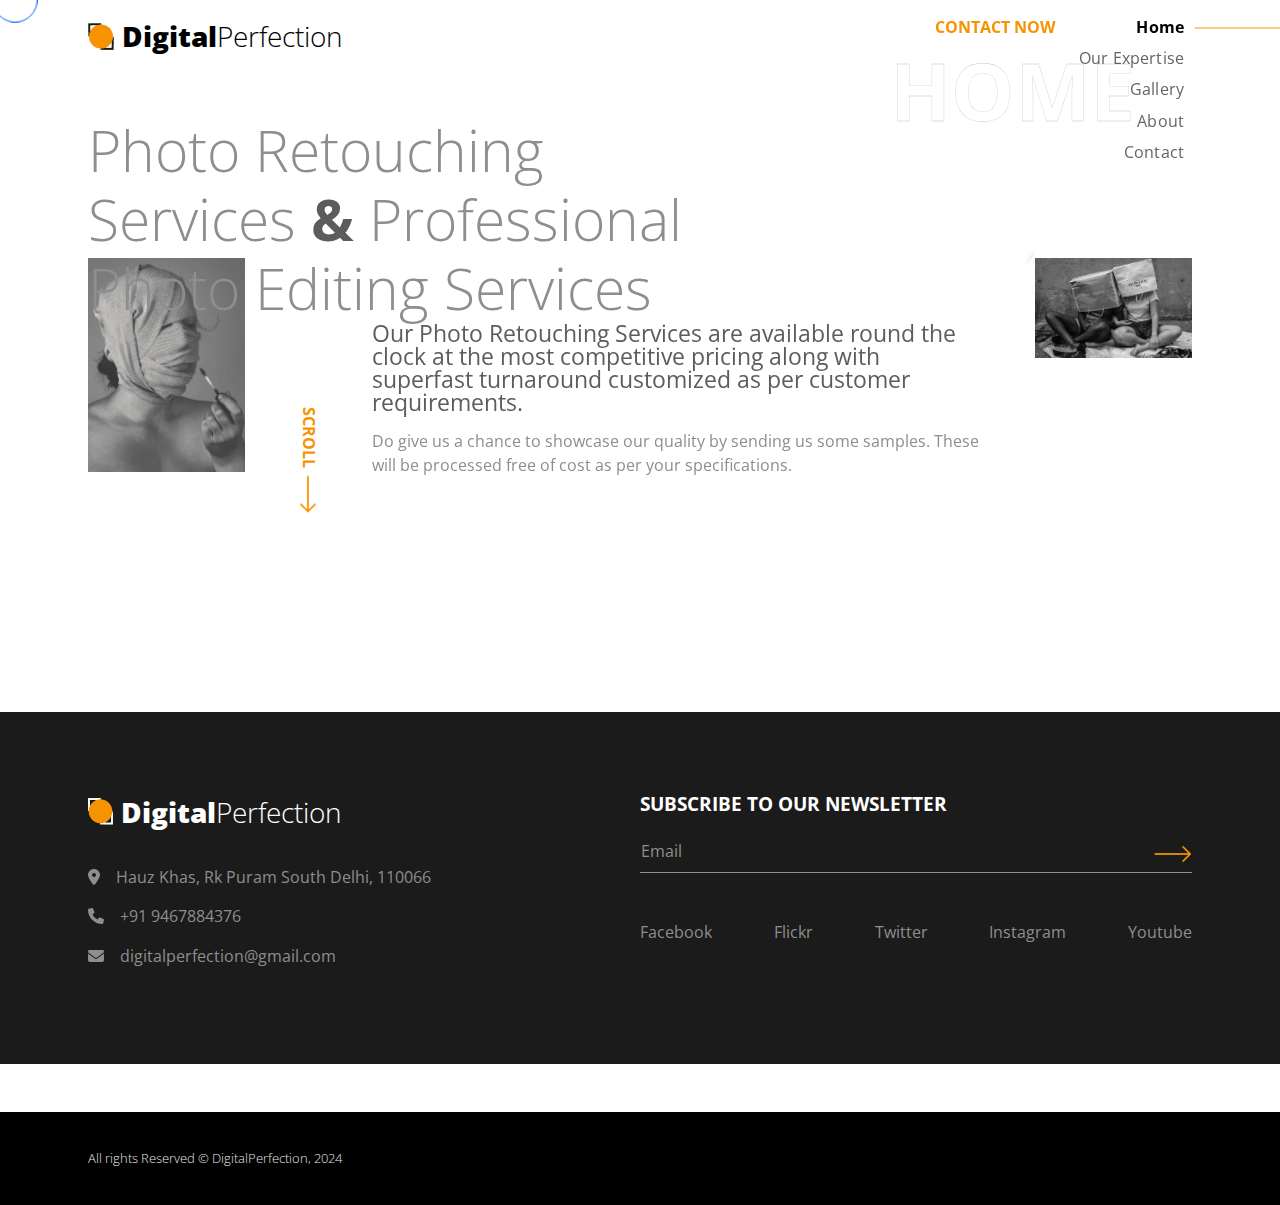
<file: index.html>
<!DOCTYPE html>
<html lang="en-US" dir="ltr">

  <head>
    <meta charset="utf-8">
    <meta http-equiv="X-UA-Compatible" content="IE=edge">
    <meta name="viewport" content="width=device-width, initial-scale=1">
    <title>DigitalPerfection</title>


 
    <link rel="apple-touch-icon" sizes="180x180" href="assets/img/favicons/apple-touch-icon.png">
    <link rel="icon" type="image/png" sizes="32x32" href="assets/img/favicons/favicon-32x32.png">
    <link rel="icon" type="image/png" sizes="16x16" href="assets/img/favicons/favicon-16x16.png">
    <link rel="shortcut icon" type="image/x-icon" href="assets/img/favicons/favicon.ico">
    <link rel="manifest" href="assets/img/favicons/manifest.json">
    <meta name="msapplication-TileImage" content="assets/img/favicons/mstile-150x150.png">
    <meta name="theme-color" content="#ffffff">

    <link rel="preconnect" href="https://fonts.gstatic.com">
    <link href="https://fonts.googleapis.com/css2?family=Open+Sans:wght@300;400;500;600;700;800&amp;display=swap" rel="stylesheet">
    <link href="vendors/prism/prism.css" rel="stylesheet">
    <link href="vendors/swiper/swiper-bundle.min.css" rel="stylesheet">
    <link href="assets/css/theme.css" rel="stylesheet" />
    <link href="assets/css/user.css" rel="stylesheet" />

    <!-- <link href="./assets/css/foundation.css" rel="stylesheet" type="text/css" /> -->
  <link href="./assets/css/twentytwenty.css" rel="stylesheet" type="text/css" />

  </head>


  <body>

    <main class="main" id="top">
      <div class="cursor-outer d-none d-md-block"></div>
      <nav class="navbar navbar-light py-3 px-0 overflow-hidden">
        <div class="container px-md-5">
          <div class="row w-100 g-0 justify-content-between">
            <div class="col-8">
              <div class="d-inline-block"><a class="navbar-brand pt-0 fs-3 text-black d-flex align-items-center" href="index.html"><img class="img-fluid" src="assets/img/icons/logo-icon.png" alt="" /><span class="fw-bolder ms-2">Digital</span><span class="fw-thin">Perfection</span></a></div>
            </div>
            <div class="col-4 d-lg-none text-end pe-0">
              <button class="btn p-0 shadow-none text-black fs-2 d-inline-block" data-bs-toggle="offcanvas" data-bs-target="#navbarOffcanvas" aria-controls="navbarOffcanvas" aria-expanded="false" aria-label="Toggle offcanvas navigation"><span class="menu-bar"></span></button>
            </div>
            <div class="offcanvas offcanvas-end px-0" id="navbarOffcanvas" aria-labelledby="navbarOffcanvasTitle" aria-hidden="true">
              <div class="offcanvas-header justify-content-end">
                <h5 class="visually-hidden offcanvas-title" id="navbarOffcanvasTitle">Menu</h5>
                <button class="btn p-0 shadow-none text-black fs-2 d-inline text-end" type="button" data-bs-dismiss="offcanvas" aria-label="Close"><span class="menu-close-bar"></span></button>
              </div>
              <div class="offcanvas-body px-0">
                <div class="d-lg-flex flex-center-start gap-3 overflow-hidden">
                  <ul class="navbar-nav ms-auto fs-4 ps-6">
                    <li class="nav-item"><a class="nav-link d-inline-block nav-text-outlined lh-1 text-white fs-5 active" aria-current="page" href="index.html">Home</a></li>
                    <li class="nav-item"><a class="nav-link d-inline-block nav-text-outlined lh-1 text-white fs-5" aria-current="page" href="portfolio.html">Our Expertise</a></li>
                    <li class="nav-item"><a class="nav-link d-inline-block nav-text-outlined lh-1 text-white fs-5" aria-current="page" href="gallery.html">Gallery</a></li>
                    <!-- <li class="nav-item"><a class="nav-link d-inline-block nav-text-outlined lh-1 text-white fs-5" aria-current="page" href="exhibitions.html">Exhibitions</a></li> -->
                    <li class="nav-item"><a class="nav-link d-inline-block nav-text-outlined lh-1 text-white fs-5" aria-current="page" href="about.html">About</a></li>
                    <li class="nav-item"><a class="nav-link d-inline-block nav-text-outlined lh-1 text-white fs-5" aria-current="page" href="blog.html">Contact</a></li>
                  </ul>
                </div>
              </div>
            </div>
            <div class="col-4">
              <div class="d-none d-lg-flex justify-content-end position-relative z-index-1">
                <div class="position-absolute absolute-centered z-index--1">
                  <h1 class="ms-2 fw-bolder text-outlined text-uppercase text-white pe-none display-1">Home</h1>
                </div>
                <div class="d-flex gap-3 align-items-start"><a class="mb-0 ms-auto text-warning fs-0 fw-bold text-uppercase" href="blog.html#contact">Contact Now</a>
                  <ul class="navbar-nav navbar-fotogency ms-auto text-end">
                    <li class="nav-item px-2 position-relative"><a class="nav-link pt-0 active" aria-current="page" href="index.html">Home</a></li>
                    <li class="nav-item px-2 position-relative"><a class="nav-link pt-0" aria-current="page" href="portfolio.html">Our Expertise</a></li>
                    <li class="nav-item px-2 position-relative"><a class="nav-link pt-0" aria-current="page" href="gallery.html">Gallery</a></li>
                    <!-- <li class="nav-item px-2 position-relative"><a class="nav-link pt-0" aria-current="page" href="exhibitions.html">Exhibitions</a></li> -->
                    <li class="nav-item px-2 position-relative"><a class="nav-link pt-0" aria-current="page" href="about.html">About</a></li>
                    <li class="nav-item px-2 position-relative"><a class="nav-link pt-0" aria-current="page" href="blog.html">Contact</a></li>
                  </ul>
                </div>
              </div>
            </div>
          </div>
        </div>
      </nav>


    
<!-- <section> -->
      <section class="py-4 pt-md-0 pb-8 pb-sm-11 mt-lg-n8">

        <div class="container px-md-5">
          <div class="row">
            <div class="col-md-9 col-lg-7">
              <h1 class="fs-4 fs-md-6 fs-xl-7 mb-5 mb-lg-0 position-relative z-index-2"> <span class="fw-thin text-300"> Photo Retouching Services</span><span class="text-400"> & </span><span class="fw-thin text-300"> Professional Photo Editing Services</span></h1>
            </div>
          </div>
          <div class="row mt-md-n6">
            <div class="col-2 d-none d-lg-block mt-auto"><img class="img-fluid" src="assets/img/home/img2.png" alt="" /></div>
            <div class="col-1 mt-auto d-none d-lg-block"><a class="scroll-indicator text-warning" href="#footer"> <span>SCROLL </span><img src="assets/img/icons/long-arrow.png" alt="" /></a></div>
            <div class="col-lg-7 position-relative">
              <div class="position-relative overflow-hidden overflow-md-visible">
         
               <div class="twentytwenty-container">
                <img class="img-fluid" src="assets/img/portfolio/fashion_before.jpg" alt="" />
                <img class="img-fluid" src="assets/img/portfolio/fashion_after.jpg" alt="" />
              </div>

                <div class="img-circle p-5 p-md-7 rounded-circle"></div>
                <div class="img-circle-2 p-5 p-md-7 rounded-circle"></div>
              </div>
              <div class="position-absolute bottom-n100 col-11 mt-6 d-none d-md-block">
                <p class="fs-2 lh-1 text-400">Our Photo Retouching Services are available round the clock at the most competitive pricing along with superfast turnaround customized as per customer requirements.</p>
                <p class="text-300">Do give us a chance to showcase our quality by sending us some samples. These will be processed free of cost as per your specifications.</p>
              </div>
              <div class="position-absolute start-0 bottom-0 d-lg-none"><a class="scroll-indicator text-warning" href="#footer"> <span>SCROLL </span><img src="assets/img/icons/long-arrow.png" alt="" /></a></div>
            </div>
            <div class="col-2 d-none d-lg-block mb-auto"><img class="img-fluid" src="assets/img/home/img3.png" alt="" /></div>
          </div>
        </div>
      

      </section>

    </main>

    


    <footer class="bg-footer-black" id="footer">
      <div class="container py-7 px-md-5">
        <div class="row g-0">
          <div class="col-md-6 mb-5 mb-md-0">
            <div class="mb-4 d-inline-block"><a class="navbar-brand pt-0 fs-3 text-white d-flex align-items-center" href="index.html"><img class="img-fluid" src="assets/img/icons/dark-logo-icon.png" alt="" width="25" height="25" /><span class="fw-bolder ms-2">Digital</span><span class="fw-thin">Perfection</span></a></div>
            <div class="col-12 col-md-10 text-300 mb-3"><i class="fas fa-map-marker-alt"></i><a class="nav-link text-300 d-inline" href="https://www.google.com/maps/place/2109+WS+09+Oxford+Rd+%23127+ParkVilla+Hills,+">Hauz Khas, Rk Puram South Delhi, 110066</a></div>
            <div class="col-12 col-md-10 text-300 mb-3"><i class="fas fa-phone"></i><a class="nav-link text-300 d-inline" href="tel:+919467884376">+91 9467884376</a></div>
            <div class="col-12 col-md-10 text-300 mb-3"><i class="fas fa-envelope"></i><a class="nav-link text-300 d-inline" href="mailto:digitalperfection@gmail.com">digitalperfection@gmail.com</a></div>
          </div>
          <div class="col-md-6">
            <h5 class="text-white mb-2">SUBSCRIBE TO OUR NEWSLETTER</h5>
            <form>
              <div class="form-floating mb-5 position-relative text-200">
                <input class="form-control form-fotogency-header-control text-200" id="email" type="email" placeholder="name@example.com" required="required" />
                <label class="text-300 mb-1" for="email">Email</label>
                <div class="position-absolute end-0 top-0">
                  <button class="btn shadow-none px-0" type="submit"><img class="ms-3" src="assets/img/icons/long-arrow.png" alt="" /></button>
                </div>
              </div>
            </form>
            <div class="d-flex gap-2 flex-wrap justify-content-between align-items-center"><a class="social-icons" href="https://www.facebook.com/" target="_blank">Facebook</a><a class="social-icons" href="https://www.flickr.com/photos/" target="_blank">Flickr</a><a class="social-icons" href="https://twitter.com/" target="_blank">Twitter</a><a class="social-icons" href="https://www.instagram.com/" target="_blank">Instagram</a><a class="social-icons" href="https://www.youtube.com/" target="_blank">Youtube</a>
            </div>
          </div>
        </div> 
      </div>
    </footer>

    <section class="bg-black py-0">

      <div class="container px-md-5">
        <div class="row g-0 justify-content-md-between justify-content-evenly py-4">
          <div class="col-12 col-sm-8 col-md-6 col-lg-auto text-center text-md-start">
            <p class="fs--1 my-2 fw-light text-100">All rights Reserved &copy; DigitalPerfection, 2024</p>
          </div>
          <div class="col-12 col-sm-8 col-md-6">
          </div>
        </div>
      </div>
     

    </section>




    <script src="vendors/popper/popper.min.js"></script>
    <script src="vendors/bootstrap/bootstrap.min.js"></script>
    <script src="vendors/anchorjs/anchor.min.js"></script>
    <script src="vendors/is/is.min.js"></script>
    <script src="vendors/fontawesome/all.min.js"></script>
    <script src="vendors/lodash/lodash.min.js"></script>
    <script src="https://polyfill.io/v3/polyfill.min.js?features=window.scroll"></script>
    <script src="vendors/prism/prism.js"></script>
    <script src="vendors/swiper/swiper-bundle.min.js"></script>
    <script src="assets/js/theme.js"></script>

    <script
    src="https://code.jquery.com/jquery-3.2.1.js"
    integrity="sha256-DZAnKJ/6XZ9si04Hgrsxu/8s717jcIzLy3oi35EouyE="
    crossorigin="anonymous"></script>
      <script src="./assets/js/jquery.event.move.js"></script>
      <script src="./assets/js/jquery.twentytwenty.js"></script>
      <script>
      $(function(){
        $(".twentytwenty-container[data-orientation!='vertical']").twentytwenty({default_offset_pct: 0.7});
        $(".twentytwenty-container[data-orientation='vertical']").twentytwenty({default_offset_pct: 0.3, orientation: 'vertical'});
      });
      </script>

  </body>

</html>
</file>
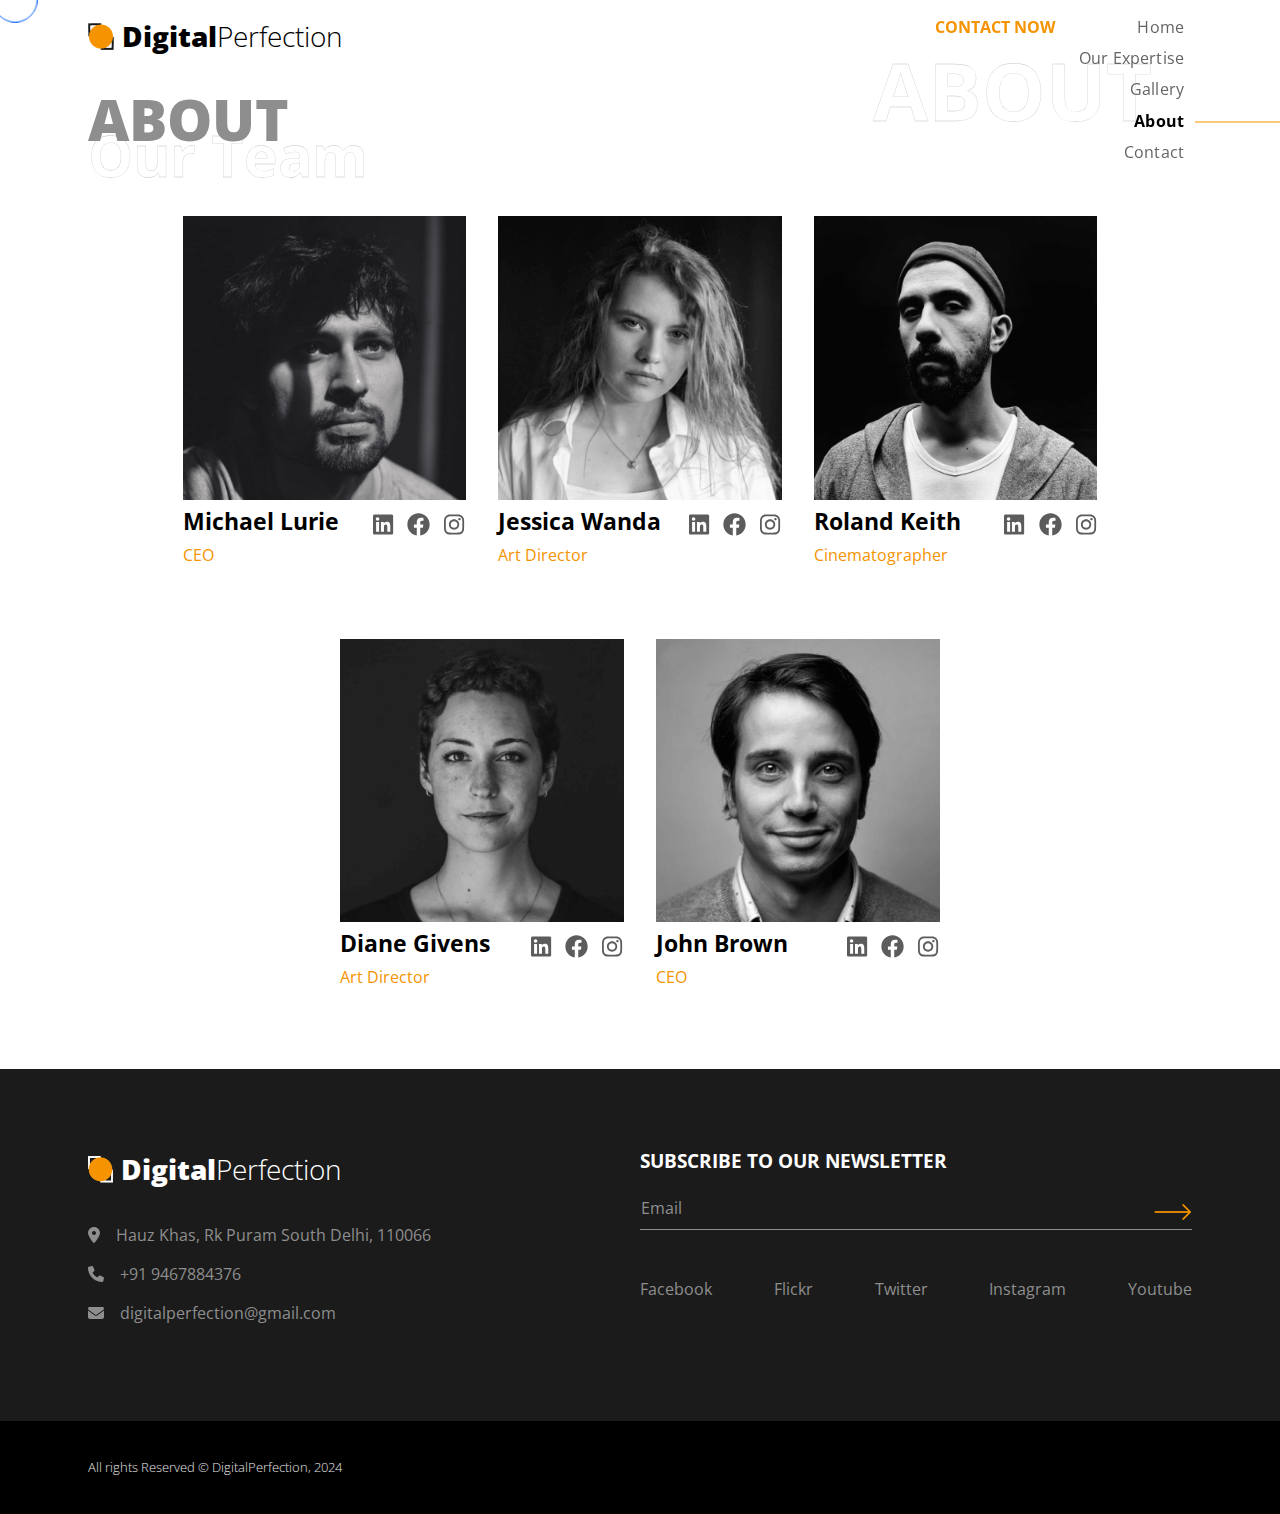
<file: about.html>
<!DOCTYPE html>
<html lang="en-US" dir="ltr">

  <head>
    <meta charset="utf-8">
    <meta http-equiv="X-UA-Compatible" content="IE=edge">
    <meta name="viewport" content="width=device-width, initial-scale=1">


    <!-- ===============================================-->
    <!--    Document Title-->
    <!-- ===============================================-->
    <title>About | Our Team</title>


    <!-- ===============================================-->
    <!--    Favicons-->
    <!-- ===============================================-->
    <link rel="apple-touch-icon" sizes="180x180" href="assets/img/favicons/apple-touch-icon.png">
    <link rel="icon" type="image/png" sizes="32x32" href="assets/img/favicons/favicon-32x32.png">
    <link rel="icon" type="image/png" sizes="16x16" href="assets/img/favicons/favicon-16x16.png">
    <link rel="shortcut icon" type="image/x-icon" href="assets/img/favicons/favicon.ico">
    <link rel="manifest" href="assets/img/favicons/manifest.json">
    <meta name="msapplication-TileImage" content="assets/img/favicons/mstile-150x150.png">
    <meta name="theme-color" content="#ffffff">


    <!-- ===============================================-->
    <!--    Stylesheets-->
    <!-- ===============================================-->
    <link rel="preconnect" href="https://fonts.gstatic.com">
    <link href="https://fonts.googleapis.com/css2?family=Open+Sans:wght@300;400;500;600;700;800&amp;display=swap" rel="stylesheet">
    <link href="vendors/prism/prism.css" rel="stylesheet">
    <link href="vendors/swiper/swiper-bundle.min.css" rel="stylesheet">
    <link href="assets/css/theme.css" rel="stylesheet" />
    <!-- <link href="assets/css/user.css" rel="stylesheet" /> -->

  </head>


  <body>

    <!-- ===============================================-->
    <!--    Main Content-->
    <!-- ===============================================-->
    <main class="main" id="top">
      <div class="cursor-outer d-none d-md-block"></div>
      <nav class="navbar navbar-light py-3 px-0 overflow-hidden">
        <div class="container px-md-5">
          <div class="row w-100 g-0 justify-content-between">
            <div class="col-8">
              <div class="d-inline-block"><a class="navbar-brand pt-0 fs-3 text-black d-flex align-items-center" href="index.html"><img class="img-fluid" src="assets/img/icons/logo-icon.png" alt="" /><span class="fw-bolder ms-2">Digital</span><span class="fw-thin">Perfection</span></a></div>
              <div class="mt-4 d-none d-lg-block">
                <h1 class="text-uppercase fs-lg-7 fs-5 fw-bolder text-300 lh-1 position-relative z-index-0">About</h1>
                <h1 class="d-none d-md-block fw-bolder text-outlined fs-7 text-white lh-1 mt-n4 position-relative z-index--1">Our Team</h1>
              </div>
            </div>
            <div class="col-4 d-lg-none text-end pe-0">
              <button class="btn p-0 shadow-none text-black fs-2 d-inline-block" data-bs-toggle="offcanvas" data-bs-target="#navbarOffcanvas" aria-controls="navbarOffcanvas" aria-expanded="false" aria-label="Toggle offcanvas navigation"><span class="menu-bar"></span></button>
            </div>
            <div class="offcanvas offcanvas-end px-0" id="navbarOffcanvas" aria-labelledby="navbarOffcanvasTitle" aria-hidden="true">
              <div class="offcanvas-header justify-content-end">
                <h5 class="visually-hidden offcanvas-title" id="navbarOffcanvasTitle">Menu</h5>
                <button class="btn p-0 shadow-none text-black fs-2 d-inline text-end" type="button" data-bs-dismiss="offcanvas" aria-label="Close"><span class="menu-close-bar"></span></button>
              </div>
              <div class="offcanvas-body px-0">
                <div class="d-lg-flex flex-center-start gap-3 overflow-hidden">
                  <ul class="navbar-nav ms-auto fs-4 ps-6">
                    <li class="nav-item"><a class="nav-link d-inline-block nav-text-outlined lh-1 text-white fs-5" aria-current="page" href="index.html">Home</a></li>
                    <li class="nav-item"><a class="nav-link d-inline-block nav-text-outlined lh-1 text-white fs-5" aria-current="page" href="portfolio.html">Our Expertise</a></li>
                    <li class="nav-item"><a class="nav-link d-inline-block nav-text-outlined lh-1 text-white fs-5" aria-current="page" href="gallery.html">Gallery</a></li>
                    <!-- <li class="nav-item"><a class="nav-link d-inline-block nav-text-outlined lh-1 text-white fs-5" aria-current="page" href="exhibitions.html">Exhibitions</a></li> -->
                    <li class="nav-item"><a class="nav-link d-inline-block nav-text-outlined lh-1 text-white fs-5 active" aria-current="page" href="about.html">About</a></li>
                    <li class="nav-item"><a class="nav-link d-inline-block nav-text-outlined lh-1 text-white fs-5" aria-current="page" href="blog.html">Contact</a></li>
                  </ul>
                </div>
              </div>
            </div>
            <div class="col-4">
              <div class="d-none d-lg-flex justify-content-end position-relative z-index-1">
                <div class="position-absolute absolute-centered z-index--1">
                  <h1 class="ms-2 fw-bolder text-outlined text-uppercase text-white pe-none display-1">About</h1>
                </div>
                <div class="d-flex gap-3 align-items-start"><a class="mb-0 ms-auto text-warning fs-0 fw-bold text-uppercase" href="blog.html#contact">Contact Now</a>
                  <ul class="navbar-nav navbar-fotogency ms-auto text-end">
                    <li class="nav-item px-2 position-relative"><a class="nav-link pt-0" aria-current="page" href="index.html">Home</a></li>
                    <li class="nav-item px-2 position-relative"><a class="nav-link pt-0" aria-current="page" href="portfolio.html">Our Expertise</a></li>
                    <li class="nav-item px-2 position-relative"><a class="nav-link pt-0" aria-current="page" href="gallery.html">Gallery</a></li>
                    <!-- <li class="nav-item px-2 position-relative"><a class="nav-link pt-0" aria-current="page" href="exhibitions.html">Exhibitions</a></li> -->
                    <li class="nav-item px-2 position-relative"><a class="nav-link pt-0 active" aria-current="page" href="about.html">About</a></li>
                    <li class="nav-item px-2 position-relative"><a class="nav-link pt-0" aria-current="page" href="blog.html">Contact</a></li>
                  </ul>
                </div>
              </div>
            </div>
          </div>
          <div class="row g-0 mt-4 d-lg-none">
            <h1 class="text-uppercase ps-0 fs-lg-7 fs-5 fw-bolder text-300 lh-1 position-relative z-index-0">About</h1>
            <h1 class="fw-bolder text-outlined ps-0 fs-lg-7 fs-sm-6 fs-5 text-white lh-1 mt-sm-n4 mt-n3 position-relative z-index--1">Our Team</h1>
          </div>
        </div>
      </nav>


      <!-- ============================================-->
      <!-- <section> begin ============================-->
      <section class="py-2">

        <div class="container px-md-5">
          <div class="row justify-content-center">
            <div class="col-10">
              <div class="row justify-content-center">
                <div class="col-lg-4 col-md-6 d-flex justify-content-center">
                  <div class="card border-0 mb-3"><img class="card-img-top" src="assets/img/team/img1.png" alt="" />
                    <div class="row g-0 card-body px-0 pt-2">
                      <div class="col-12 col-xl-8 text-center text-xl-start">
                        <h4>Michael Lurie</h4>
                        <p class="text-warning mb-2">CEO</p>
                      </div>
                      <div class="col-12 col-xl-4 justify-content-center fs-2 d-flex gap-1"><a href="#!"><span class="team-social-icon fab fa-linkedin ml-3"></span></a><a href="#!"><span class="team-social-icon fab fa-facebook ml-3"></span></a><a href="#!"><span class="team-social-icon fab fa-instagram ml-3"></span></a></div>
                    </div>
                  </div>
                </div>
                <div class="col-lg-4 col-md-6 d-flex justify-content-center">
                  <div class="card border-0 mb-3"><img class="card-img-top" src="assets/img/team/img2.png" alt="" />
                    <div class="row g-0 card-body px-0 pt-2">
                      <div class="col-12 col-xl-8 text-center text-xl-start">
                        <h4>Jessica Wanda</h4>
                        <p class="text-warning mb-2">Art Director</p>
                      </div>
                      <div class="col-12 col-xl-4 justify-content-center fs-2 d-flex gap-1"><a href="#!"><span class="team-social-icon fab fa-linkedin ml-3"></span></a><a href="#!"><span class="team-social-icon fab fa-facebook ml-3"></span></a><a href="#!"><span class="team-social-icon fab fa-instagram ml-3"></span></a></div>
                    </div>
                  </div>
                </div>
                <div class="col-lg-4 col-md-6 d-flex justify-content-center">
                  <div class="card border-0 mb-3"><img class="card-img-top" src="assets/img/team/img3.png" alt="" />
                    <div class="row g-0 card-body px-0 pt-2">
                      <div class="col-12 col-xl-8 text-center text-xl-start">
                        <h4>Roland Keith</h4>
                        <p class="text-warning mb-2">Cinematographer</p>
                      </div>
                      <div class="col-12 col-xl-4 justify-content-center fs-2 d-flex gap-1"><a href="#!"><span class="team-social-icon fab fa-linkedin ml-3"></span></a><a href="#!"><span class="team-social-icon fab fa-facebook ml-3"></span></a><a href="#!"><span class="team-social-icon fab fa-instagram ml-3"></span></a></div>
                    </div>
                  </div>
                </div>
                <div class="col-lg-4 col-md-6 d-flex justify-content-center">
                  <div class="card border-0 mb-3"><img class="card-img-top" src="assets/img/team/img4.png" alt="" />
                    <div class="row g-0 card-body px-0 pt-2">
                      <div class="col-12 col-xl-8 text-center text-xl-start">
                        <h4>Diane Givens</h4>
                        <p class="text-warning mb-2">Art Director</p>
                      </div>
                      <div class="col-12 col-xl-4 justify-content-center fs-2 d-flex gap-1"><a href="#!"><span class="team-social-icon fab fa-linkedin ml-3"></span></a><a href="#!"><span class="team-social-icon fab fa-facebook ml-3"></span></a><a href="#!"><span class="team-social-icon fab fa-instagram ml-3"></span></a></div>
                    </div>
                  </div>
                </div>
                <div class="col-lg-4 col-md-6 d-flex justify-content-center">
                  <div class="card border-0 mb-3"><img class="card-img-top" src="assets/img/team/img5.png" alt="" />
                    <div class="row g-0 card-body px-0 pt-2">
                      <div class="col-12 col-xl-8 text-center text-xl-start">
                        <h4>John Brown</h4>
                        <p class="text-warning mb-2">CEO</p>
                      </div>
                      <div class="col-12 col-xl-4 justify-content-center fs-2 d-flex gap-1"><a href="#!"><span class="team-social-icon fab fa-linkedin ml-3"></span></a><a href="#!"><span class="team-social-icon fab fa-facebook ml-3"></span></a><a href="#!"><span class="team-social-icon fab fa-instagram ml-3"></span></a></div>
                    </div>
                  </div>
                </div>
              </div>
            </div>
          </div>
        </div>
        <!-- end of .container-->

      </section>
      <!-- <section> close ============================-->
      <!-- ============================================-->


    </main>
    <!-- ===============================================-->
    <!--    End of Main Content-->
    <!-- ===============================================-->


    <footer class="bg-footer-black" id="footer">
      <div class="container py-7 px-md-5">
        <div class="row g-0">
          <div class="col-md-6 mb-5 mb-md-0">
            <div class="mb-4 d-inline-block"><a class="navbar-brand pt-0 fs-3 text-white d-flex align-items-center" href="index.html"><img class="img-fluid" src="assets/img/icons/dark-logo-icon.png" alt="" width="25" height="25" /><span class="fw-bolder ms-2">Digital</span><span class="fw-thin">Perfection</span></a></div>
            <div class="col-12 col-md-10 text-300 mb-3"><i class="fas fa-map-marker-alt"></i><a class="nav-link text-300 d-inline" href="https://www.google.com/maps/place/2109+WS+09+Oxford+Rd+%23127+ParkVilla+Hills,+">Hauz Khas, Rk Puram South Delhi, 110066</a></div>
            <div class="col-12 col-md-10 text-300 mb-3"><i class="fas fa-phone"></i><a class="nav-link text-300 d-inline" href="tel:+919467884376">+91 9467884376</a></div>
            <div class="col-12 col-md-10 text-300 mb-3"><i class="fas fa-envelope"></i><a class="nav-link text-300 d-inline" href="mailto:digitalperfection@gmail.com">digitalperfection@gmail.com</a></div>
          </div>
          <div class="col-md-6">
            <h5 class="text-white mb-2">SUBSCRIBE TO OUR NEWSLETTER</h5>
            <form>
              <div class="form-floating mb-5 position-relative text-200">
                <input class="form-control form-fotogency-header-control text-200" id="email" type="email" placeholder="name@example.com" required="required" />
                <label class="text-300 mb-1" for="email">Email</label>
                <div class="position-absolute end-0 top-0">
                  <button class="btn shadow-none px-0" type="submit"><img class="ms-3" src="assets/img/icons/long-arrow.png" alt="" /></button>
                </div>
              </div>
            </form>
            <div class="d-flex gap-2 flex-wrap justify-content-between align-items-center"><a class="social-icons" href="https://www.facebook.com/" target="_blank">Facebook</a><a class="social-icons" href="https://www.flickr.com/photos/" target="_blank">Flickr</a><a class="social-icons" href="https://twitter.com/" target="_blank">Twitter</a><a class="social-icons" href="https://www.instagram.com/" target="_blank">Instagram</a><a class="social-icons" href="https://www.youtube.com/" target="_blank">Youtube</a>
            </div>
          </div>
        </div> 
      </div>
    </footer>

    <section class="bg-black py-0">

      <div class="container px-md-5">
        <div class="row g-0 justify-content-md-between justify-content-evenly py-4">
          <div class="col-12 col-sm-8 col-md-6 col-lg-auto text-center text-md-start">
            <p class="fs--1 my-2 fw-light text-100">All rights Reserved &copy; DigitalPerfection, 2024</p>
          </div>
          <div class="col-12 col-sm-8 col-md-6">
          </div>
        </div>
      </div>
     

    </section>
    <script src="vendors/popper/popper.min.js"></script>
    <script src="vendors/bootstrap/bootstrap.min.js"></script>
    <script src="vendors/anchorjs/anchor.min.js"></script>
    <script src="vendors/is/is.min.js"></script>
    <script src="vendors/fontawesome/all.min.js"></script>
    <script src="vendors/lodash/lodash.min.js"></script>
    <script src="https://polyfill.io/v3/polyfill.min.js?features=window.scroll"></script>
    <script src="vendors/prism/prism.js"></script>
    <script src="vendors/swiper/swiper-bundle.min.js"></script>
    <script src="assets/js/theme.js"></script>

  </body>

</html>
</file>
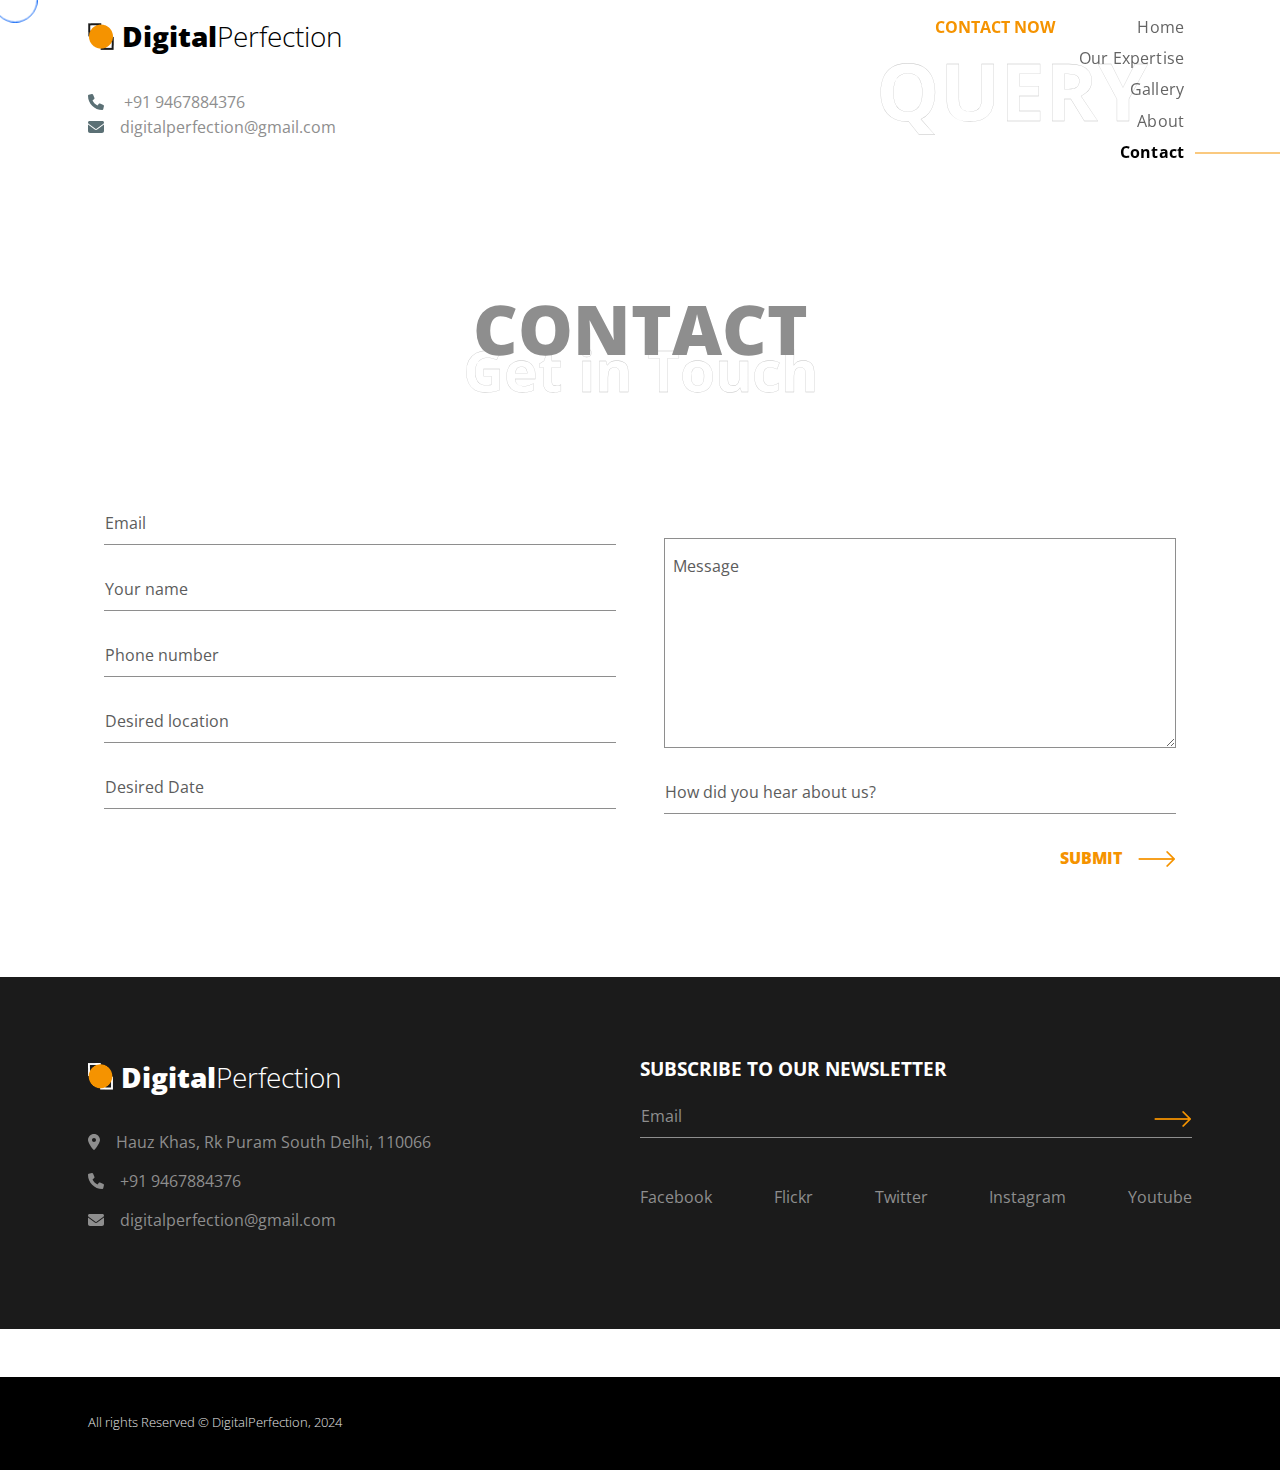
<file: blog.html>
<!DOCTYPE html>
<html lang="en-US" dir="ltr">

  <head>
    <meta charset="utf-8">
    <meta http-equiv="X-UA-Compatible" content="IE=edge">
    <meta name="viewport" content="width=device-width, initial-scale=1">


    <!-- ===============================================-->
    <!--    Document Title-->
    <!-- ===============================================-->
    <title>Blog | Recent update</title>


    <!-- ===============================================-->
    <!--    Favicons-->
    <!-- ===============================================-->
    <link rel="apple-touch-icon" sizes="180x180" href="assets/img/favicons/apple-touch-icon.png">
    <link rel="icon" type="image/png" sizes="32x32" href="assets/img/favicons/favicon-32x32.png">
    <link rel="icon" type="image/png" sizes="16x16" href="assets/img/favicons/favicon-16x16.png">
    <link rel="shortcut icon" type="image/x-icon" href="assets/img/favicons/favicon.ico">
    <link rel="manifest" href="assets/img/favicons/manifest.json">
    <meta name="msapplication-TileImage" content="assets/img/favicons/mstile-150x150.png">
    <meta name="theme-color" content="#ffffff">


    <!-- ===============================================-->
    <!--    Stylesheets-->
    <!-- ===============================================-->
    <link rel="preconnect" href="https://fonts.gstatic.com">
    <link href="https://fonts.googleapis.com/css2?family=Open+Sans:wght@300;400;500;600;700;800&amp;display=swap" rel="stylesheet">
    <link href="vendors/prism/prism.css" rel="stylesheet">
    <link href="vendors/swiper/swiper-bundle.min.css" rel="stylesheet">
    <link href="assets/css/theme.css" rel="stylesheet" />
    <link href="assets/css/user.css" rel="stylesheet" />

  </head>


  <body>

    <!-- ===============================================-->
    <!--    Main Content-->
    <!-- ===============================================-->
    <main class="main" id="top">
      <div class="cursor-outer d-none d-md-block"></div>
      <nav class="navbar navbar-light py-3 px-0 overflow-hidden">
        <div class="container px-md-5">
          <div class="row w-100 g-0 justify-content-between">
            <div class="col-8">
              <div class="d-inline-block"><a class="navbar-brand pt-0 fs-3 text-black d-flex align-items-center" href="index.html"><img class="img-fluid" src="assets/img/icons/logo-icon.png" alt="" /><span class="fw-bolder ms-2">Digital</span><span class="fw-thin">Perfection</span></a></div>
              <div class="mt-4 d-none d-lg-block">
                <h1 class="text-uppercase fs-lg-7 fs-5 fw-bolder text-300 lh-1 position-relative z-index-0"></h1>
                <i class="fas fa-phone"></i><a class="nav-link text-300 d-inline" href="tel:+919467884376"> +91 9467884376</a>
                <br>
                <br>
                <h1 class="d-none d-md-block fw-bolder text-outlined fs-7 text-white lh-1 mt-n4 position-relative z-index--1"></h1>
                <i class="fas fa-envelope"></i><a class="nav-link text-300 d-inline" href="mailto:digitalperfection@gmail.com">digitalperfection@gmail.com</a>
              </div>
            </div>
            <div class="col-4 d-lg-none text-end pe-0">
              <button class="btn p-0 shadow-none text-black fs-2 d-inline-block" data-bs-toggle="offcanvas" data-bs-target="#navbarOffcanvas" aria-controls="navbarOffcanvas" aria-expanded="false" aria-label="Toggle offcanvas navigation"><span class="menu-bar"></span></button>
            </div>
            <div class="offcanvas offcanvas-end px-0" id="navbarOffcanvas" aria-labelledby="navbarOffcanvasTitle" aria-hidden="true">
              <div class="offcanvas-header justify-content-end">
                <h5 class="visually-hidden offcanvas-title" id="navbarOffcanvasTitle">Menu</h5>
                <button class="btn p-0 shadow-none text-black fs-2 d-inline text-end" type="button" data-bs-dismiss="offcanvas" aria-label="Close"><span class="menu-close-bar"></span></button>
              </div>
              <div class="offcanvas-body px-0">
                <div class="d-lg-flex flex-center-start gap-3 overflow-hidden">
                  <ul class="navbar-nav ms-auto fs-4 ps-6">
                    <li class="nav-item"><a class="nav-link d-inline-block nav-text-outlined lh-1 text-white fs-5" aria-current="page" href="index.html">Home</a></li>
                    <li class="nav-item"><a class="nav-link d-inline-block nav-text-outlined lh-1 text-white fs-5" aria-current="page" href="portfolio.html">Our Expertise</a></li>
                    <li class="nav-item"><a class="nav-link d-inline-block nav-text-outlined lh-1 text-white fs-5" aria-current="page" href="gallery.html">Gallery</a></li>
                    <!-- <li class="nav-item"><a class="nav-link d-inline-block nav-text-outlined lh-1 text-white fs-5" aria-current="page" href="exhibitions.html">Exhibitions</a></li> -->
                    <li class="nav-item"><a class="nav-link d-inline-block nav-text-outlined lh-1 text-white fs-5" aria-current="page" href="about.html">About</a></li>
                    <li class="nav-item"><a class="nav-link d-inline-block nav-text-outlined lh-1 text-white fs-5 active" aria-current="page" href="blog.html">Contact</a></li>
                  </ul>
                </div>
              </div>
            </div>
            <div class="col-4">
              <div class="d-none d-lg-flex justify-content-end position-relative z-index-1">
                <div class="position-absolute absolute-centered z-index--1">
                  <h1 class="ms-2 fw-bolder text-outlined text-uppercase text-white pe-none display-1">Query</h1>
                </div>
                <div class="d-flex gap-3 align-items-start"><a class="mb-0 ms-auto text-warning fs-0 fw-bold text-uppercase" href="blog.html#contact">Contact Now</a>
                  <ul class="navbar-nav navbar-fotogency ms-auto text-end">
                    <li class="nav-item px-2 position-relative"><a class="nav-link pt-0" aria-current="page" href="index.html">Home</a></li>
                    <li class="nav-item px-2 position-relative"><a class="nav-link pt-0" aria-current="page" href="portfolio.html">Our Expertise</a></li>
                    <li class="nav-item px-2 position-relative"><a class="nav-link pt-0" aria-current="page" href="gallery.html">Gallery</a></li>
                    <!-- <li class="nav-item px-2 position-relative"><a class="nav-link pt-0" aria-current="page" href="exhibitions.html">Exhibitions</a></li> -->
                    <li class="nav-item px-2 position-relative"><a class="nav-link pt-0" aria-current="page" href="about.html">About</a></li>
                    <li class="nav-item px-2 position-relative"><a class="nav-link pt-0 active" aria-current="page" href="blog.html">Contact</a></li>
                  </ul>
                </div>
              </div>
            </div>
          </div>
          <!-- <div class="row g-0 mt-4 d-lg-none">
            <h1 class="text-uppercase ps-0 fs-lg-7 fs-5 fw-bolder text-300 lh-1 position-relative z-index-0">Blog</h1>
            <h1 class="fw-bolder text-outlined ps-0 fs-lg-7 fs-sm-6 fs-5 text-white lh-1 mt-sm-n4 mt-n3 position-relative z-index--1">Recent update</h1>
          </div> -->
        </div>
      </nav>


 


      <!-- ============================================-->
      <!-- <section> begin ============================-->
      <section class="py-4" id="contact">

        <div class="container px-md-5">
          <div class="row align-items-center">
            <div class="my-4 text-center">
              <h1 class="text-uppercase fs-lg-8 fs-6 fw-bolder text-300 lh-1 position-relative z-index-0">Contact</h1>
              <h1 class="fw-bolder text-outlined fs-7 text-white lh-1 mt-n4 position-relative z-index--1">Get in Touch</h1>
              <form class="my-5 px-3">
                <div class="row g-3 g-md-5">
                  <div class="col-md-6">
                    <div class="card border-0">
                      <div class="form-floating mb-3">
                        <input class="form-control form-fotogency-header-control" id="floatingEmail" type="email" placeholder="name@example.com" />
                        <label for="floatingEmail">Email</label>
                      </div>
                      <div class="form-floating mb-3">
                        <input class="form-control form-fotogency-header-control" id="floatingName" type="text" placeholder="name" />
                        <label for="floatingName">Your name</label>
                      </div>
                      <div class="form-floating mb-3">
                        <input class="form-control form-fotogency-header-control" id="floatingPhone" type="tel" placeholder="name@example.com" />
                        <label for="floatingPhone">Phone number</label>
                      </div>
                      <div class="form-floating mb-3">
                        <input class="form-control form-fotogency-header-control" id="floatingLocation" type="text" placeholder="Desired Location" />
                        <label for="floatingLocation">Desired location</label>
                      </div>
                      <div class="form-floating mb-3">
                        <input class="form-control form-fotogency-header-control text-400" id="floatingDate" type="text" placeholder="Desired Date" />
                        <label for="floatingDate">Desired Date</label>
                      </div>
                    </div>
                  </div>
                  <div class="col-md-6">
                    <div class="card border-0">
                      <input class="form-control opacity-0 pb-0 pe-none d-none d-md-block" />
                      <div class="form-floating mb-3">
                        <textarea class="form-control form-fotogency-header-control border ps-2 form-fotogency-header-control" id="floatingTextarea" style="height: 210px" placeholder="Leave a comment here"></textarea>
                        <label class="ps-2" for="floatingTextarea">Message</label>
                      </div>
                      <div class="form-floating mb-3">
                        <input class="form-control form-fotogency-header-control" id="floatingSource" type="text" placeholder="How did you hear about us?" />
                        <label for="floatingSource">How did you hear about us?</label>
                      </div>
                    </div>
                  </div>
                  <div class="col-12 text-end mt-3">
                    <button class="btn btn-link text-warning p-0" type="submit"><span class="fw-bolder text-uppercase">Submit</span><img class="ms-3" src="assets/img/icons/long-arrow.png" alt="" /></button>
                  </div>
                </div>
              </form>
            </div>
          </div>
        </div>
        <!-- end of .container-->

      </section>
      <!-- <section> close ============================-->
      <!-- ============================================-->


    </main>
    <!-- ===============================================-->
    <!--    End of Main Content-->
    <!-- ===============================================-->


    <footer class="bg-footer-black" id="footer">
      <div class="container py-7 px-md-5">
        <div class="row g-0">
          <div class="col-md-6 mb-5 mb-md-0">
            <div class="mb-4 d-inline-block"><a class="navbar-brand pt-0 fs-3 text-white d-flex align-items-center" href="index.html"><img class="img-fluid" src="assets/img/icons/dark-logo-icon.png" alt="" width="25" height="25" /><span class="fw-bolder ms-2">Digital</span><span class="fw-thin">Perfection</span></a></div>
            <div class="col-12 col-md-10 text-300 mb-3"><i class="fas fa-map-marker-alt"></i><a class="nav-link text-300 d-inline" href="https://www.google.com/maps/place/2109+WS+09+Oxford+Rd+%23127+ParkVilla+Hills,+">Hauz Khas, Rk Puram South Delhi, 110066</a></div>
            <div class="col-12 col-md-10 text-300 mb-3"><i class="fas fa-phone"></i><a class="nav-link text-300 d-inline" href="tel:+919467884376">+91 9467884376</a></div>
            <div class="col-12 col-md-10 text-300 mb-3"><i class="fas fa-envelope"></i><a class="nav-link text-300 d-inline" href="mailto:digitalperfection@gmail.com">digitalperfection@gmail.com</a></div>
          </div>
          <div class="col-md-6">
            <h5 class="text-white mb-2">SUBSCRIBE TO OUR NEWSLETTER</h5>
            <form>
              <div class="form-floating mb-5 position-relative text-200">
                <input class="form-control form-fotogency-header-control text-200" id="email" type="email" placeholder="name@example.com" required="required" />
                <label class="text-300 mb-1" for="email">Email</label>
                <div class="position-absolute end-0 top-0">
                  <button class="btn shadow-none px-0" type="submit"><img class="ms-3" src="assets/img/icons/long-arrow.png" alt="" /></button>
                </div>
              </div>
            </form>
            <div class="d-flex gap-2 flex-wrap justify-content-between align-items-center"><a class="social-icons" href="https://www.facebook.com/" target="_blank">Facebook</a><a class="social-icons" href="https://www.flickr.com/photos/" target="_blank">Flickr</a><a class="social-icons" href="https://twitter.com/" target="_blank">Twitter</a><a class="social-icons" href="https://www.instagram.com/" target="_blank">Instagram</a><a class="social-icons" href="https://www.youtube.com/" target="_blank">Youtube</a>
            </div>
          </div>
        </div> 
      </div>
    </footer>

    <section class="bg-black py-0">

      <div class="container px-md-5">
        <div class="row g-0 justify-content-md-between justify-content-evenly py-4">
          <div class="col-12 col-sm-8 col-md-6 col-lg-auto text-center text-md-start">
            <p class="fs--1 my-2 fw-light text-100">All rights Reserved &copy; DigitalPerfection, 2024</p>
          </div>
          <div class="col-12 col-sm-8 col-md-6">
          </div>
        </div>
      </div>
     

    </section>
    <script src="vendors/popper/popper.min.js"></script>
    <script src="vendors/bootstrap/bootstrap.min.js"></script>
    <script src="vendors/anchorjs/anchor.min.js"></script>
    <script src="vendors/is/is.min.js"></script>
    <script src="vendors/fontawesome/all.min.js"></script>
    <script src="vendors/lodash/lodash.min.js"></script>
    <script src="https://polyfill.io/v3/polyfill.min.js?features=window.scroll"></script>
    <script src="vendors/prism/prism.js"></script>
    <script src="vendors/swiper/swiper-bundle.min.js"></script>
    <script src="assets/js/theme.js"></script>

  </body>

</html>
</file>
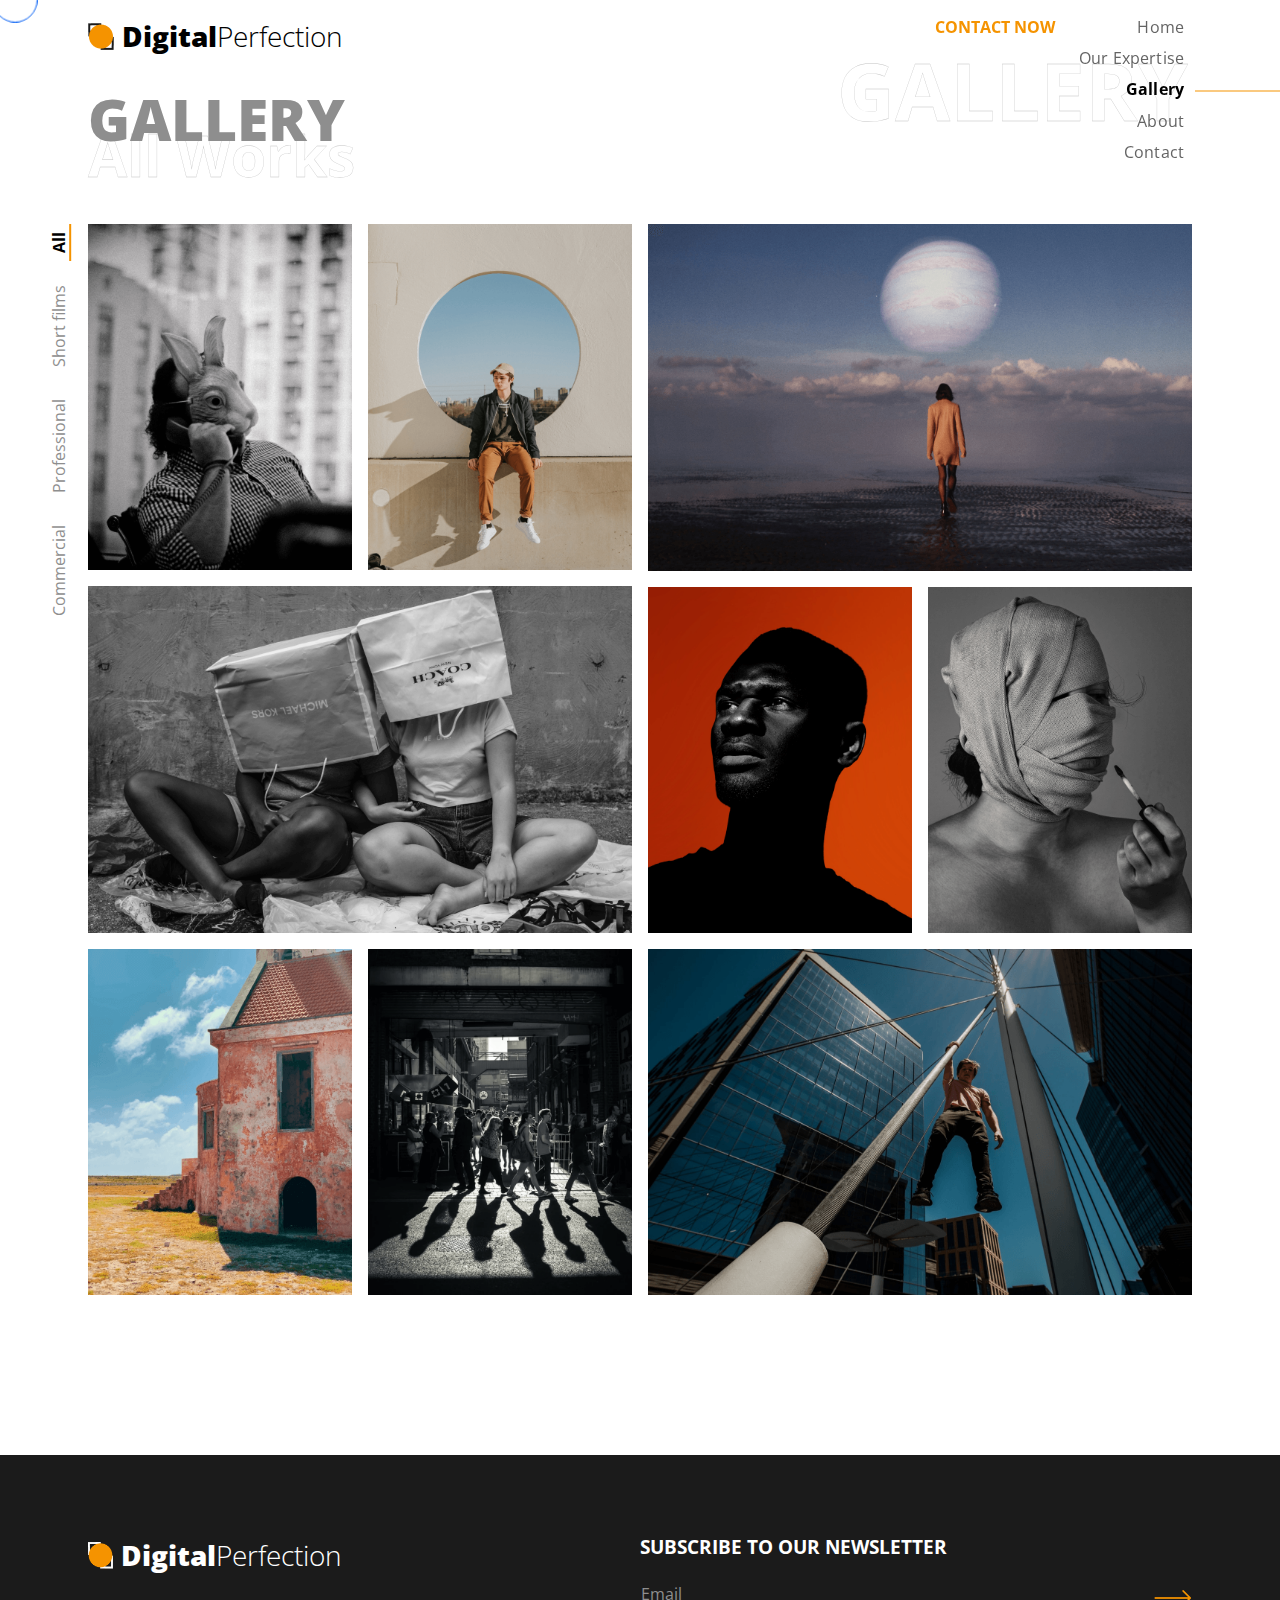
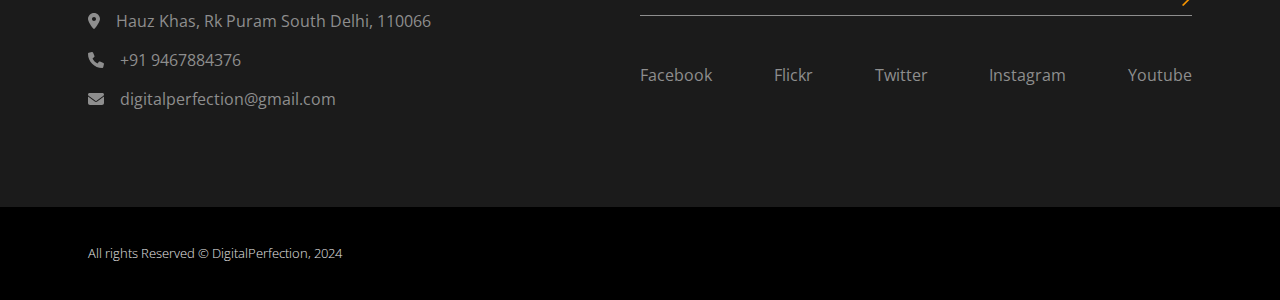
<file: gallery.html>
<!DOCTYPE html>
<html lang="en-US" dir="ltr">

  <head>
    <meta charset="utf-8">
    <meta http-equiv="X-UA-Compatible" content="IE=edge">
    <meta name="viewport" content="width=device-width, initial-scale=1">


    <!-- ===============================================-->
    <!--    Document Title-->
    <!-- ===============================================-->
    <title>Gallery | All Works</title>


    <!-- ===============================================-->
    <!--    Favicons-->
    <!-- ===============================================-->
    <link rel="apple-touch-icon" sizes="180x180" href="assets/img/favicons/apple-touch-icon.png">
    <link rel="icon" type="image/png" sizes="32x32" href="assets/img/favicons/favicon-32x32.png">
    <link rel="icon" type="image/png" sizes="16x16" href="assets/img/favicons/favicon-16x16.png">
    <link rel="shortcut icon" type="image/x-icon" href="assets/img/favicons/favicon.ico">
    <link rel="manifest" href="assets/img/favicons/manifest.json">
    <meta name="msapplication-TileImage" content="assets/img/favicons/mstile-150x150.png">
    <meta name="theme-color" content="#ffffff">


    <!-- ===============================================-->
    <!--    Stylesheets-->
    <!-- ===============================================-->
    <link rel="preconnect" href="https://fonts.gstatic.com">
    <link href="https://fonts.googleapis.com/css2?family=Open+Sans:wght@300;400;500;600;700;800&amp;display=swap" rel="stylesheet">
    <link href="vendors/prism/prism.css" rel="stylesheet">
    <link href="vendors/swiper/swiper-bundle.min.css" rel="stylesheet">
    <link href="assets/css/theme.css" rel="stylesheet" />
    <!-- <link href="assets/css/user.css" rel="stylesheet" /> -->

    <link href="vendors/glightbox/glightbox.min.css" rel="stylesheet">
  </head>


  <body>

    <!-- ===============================================-->
    <!--    Main Content-->
    <!-- ===============================================-->
    <main class="main" id="top">
      <div class="cursor-outer d-none d-md-block"></div>
      <nav class="navbar navbar-light py-3 px-0 overflow-hidden">
        <div class="container px-md-5">
          <div class="row w-100 g-0 justify-content-between">
            <div class="col-8">
              <div class="d-inline-block"><a class="navbar-brand pt-0 fs-3 text-black d-flex align-items-center" href="index.html"><img class="img-fluid" src="assets/img/icons/logo-icon.png" alt="" /><span class="fw-bolder ms-2">Digital</span><span class="fw-thin">Perfection</span></a></div>
              <div class="mt-4 d-none d-lg-block">
                <h1 class="text-uppercase fs-lg-7 fs-5 fw-bolder text-300 lh-1 position-relative z-index-0">Gallery</h1>
                <h1 class="d-none d-md-block fw-bolder text-outlined fs-7 text-white lh-1 mt-n4 position-relative z-index--1">All Works</h1>
              </div>
            </div>
            <div class="col-4 d-lg-none text-end pe-0">
              <button class="btn p-0 shadow-none text-black fs-2 d-inline-block" data-bs-toggle="offcanvas" data-bs-target="#navbarOffcanvas" aria-controls="navbarOffcanvas" aria-expanded="false" aria-label="Toggle offcanvas navigation"><span class="menu-bar"></span></button>
            </div>
            <div class="offcanvas offcanvas-end px-0" id="navbarOffcanvas" aria-labelledby="navbarOffcanvasTitle" aria-hidden="true">
              <div class="offcanvas-header justify-content-end">
                <h5 class="visually-hidden offcanvas-title" id="navbarOffcanvasTitle">Menu</h5>
                <button class="btn p-0 shadow-none text-black fs-2 d-inline text-end" type="button" data-bs-dismiss="offcanvas" aria-label="Close"><span class="menu-close-bar"></span></button>
              </div>
              <div class="offcanvas-body px-0">
                <div class="d-lg-flex flex-center-start gap-3 overflow-hidden">
                  <ul class="navbar-nav ms-auto fs-4 ps-6">
                    <li class="nav-item"><a class="nav-link d-inline-block nav-text-outlined lh-1 text-white fs-5" aria-current="page" href="index.html">Home</a></li>
                    <li class="nav-item"><a class="nav-link d-inline-block nav-text-outlined lh-1 text-white fs-5" aria-current="page" href="portfolio.html">Our Expertise</a></li>
                    <li class="nav-item"><a class="nav-link d-inline-block nav-text-outlined lh-1 text-white fs-5 active" aria-current="page" href="gallery.html">Gallery</a></li>
                    <!-- <li class="nav-item"><a class="nav-link d-inline-block nav-text-outlined lh-1 text-white fs-5" aria-current="page" href="exhibitions.html">Exhibitions</a></li> -->
                    <li class="nav-item"><a class="nav-link d-inline-block nav-text-outlined lh-1 text-white fs-5" aria-current="page" href="about.html">About</a></li>
                    <li class="nav-item"><a class="nav-link d-inline-block nav-text-outlined lh-1 text-white fs-5" aria-current="page" href="blog.html">Contact</a></li>
                  </ul>
                </div>
              </div>
            </div>
            <div class="col-4">
              <div class="d-none d-lg-flex justify-content-end position-relative z-index-1">
                <div class="position-absolute absolute-centered z-index--1">
                  <h1 class="ms-2 fw-bolder text-outlined text-uppercase text-white pe-none display-1">Gallery</h1>
                </div>
                <div class="d-flex gap-3 align-items-start"><a class="mb-0 ms-auto text-warning fs-0 fw-bold text-uppercase" href="blog.html#contact">Contact Now</a>
                  <ul class="navbar-nav navbar-fotogency ms-auto text-end">
                    <li class="nav-item px-2 position-relative"><a class="nav-link pt-0" aria-current="page" href="index.html">Home</a></li>
                    <li class="nav-item px-2 position-relative"><a class="nav-link pt-0" aria-current="page" href="portfolio.html">Our Expertise</a></li>
                    <li class="nav-item px-2 position-relative"><a class="nav-link pt-0 active" aria-current="page" href="gallery.html">Gallery</a></li>
                    <!-- <li class="nav-item px-2 position-relative"><a class="nav-link pt-0" aria-current="page" href="exhibitions.html">Exhibitions</a></li> -->
                    <li class="nav-item px-2 position-relative"><a class="nav-link pt-0" aria-current="page" href="about.html">About</a></li>
                    <li class="nav-item px-2 position-relative"><a class="nav-link pt-0" aria-current="page" href="blog.html">Contact</a></li>
                  </ul>
                </div>
              </div>
            </div>
          </div>
          <div class="row g-0 mt-4 d-lg-none">
            <h1 class="text-uppercase ps-0 fs-lg-7 fs-5 fw-bolder text-300 lh-1 position-relative z-index-0">Gallery</h1>
            <h1 class="fw-bolder text-outlined ps-0 fs-lg-7 fs-sm-6 fs-5 text-white lh-1 mt-sm-n4 mt-n3 position-relative z-index--1">All Works</h1>
          </div>
        </div>
      </nav>
      <section class="pt-3 pb-9 position-relative">
        <div class="container px-md-5">
          <div class="position-md-absolute start-0 ms-2 mt-3 mb-4">
            <ul class="nav gallery-tab d-flex gap-3" data-filter-nav="data-filter-nav">
              <li class="nav-item"><a class="nav-link p-0 py-md-2 isotope-nav active" href="#!" data-filter="*">All</a></li>
              <li class="nav-item"><a class="nav-link p-0 py-md-2 isotope-nav" href="#!" data-filter=".shortfilms">Short films</a></li>
              <li class="nav-item"><a class="nav-link p-0 py-md-2 isotope-nav" href="#!" data-filter=".professional">Professional</a></li>
              <li class="nav-item"><a class="nav-link p-0 py-md-2 isotope-nav" href="#!" data-filter=".commercial">Commercial</a></li>
            </ul>
          </div>
          <div class="row g-3" data-isotope='{"layoutMode":"packery"}'>
            <div class="col-lg-3 col-sm-6 col-12 shortfilms gallery-item isotope-item"><img class="img-fluid w-100" src="assets/img/gallery/1.png" alt="" data-glightbox="title: To infinity and beyond; description: Iching biching chiching" /></div>
            <div class="col-lg-3 col-sm-6 col-12 shortfilms gallery-item isotope-item"><img class="img-fluid w-100" src="assets/img/gallery/2.png" alt="" data-glightbox="title: To infinity and beyond; description: Iching biching chiching" /></div>
            <div class="col-lg-6 col-12 shortfilms gallery-item isotope-item"><img class="img-fluid w-100" src="assets/img/gallery/3.png" alt="" data-glightbox="title: To infinity and beyond; description: Iching biching chiching" /></div>
            <div class="col-lg-6 col-12 professional gallery-item isotope-item"><img class="img-fluid w-100" src="assets/img/gallery/4.png" alt="" data-glightbox="title: To infinity and beyond; description: Iching biching chiching" /></div>
            <div class="col-lg-3 col-sm-6 col-12 professional gallery-item isotope-item"><img class="img-fluid w-100" src="assets/img/gallery/5.png" alt="" data-glightbox="title: To infinity and beyond; description: Iching biching chiching" /></div>
            <div class="col-lg-3 col-sm-6 col-12 professional gallery-item isotope-item"><img class="img-fluid w-100" src="assets/img/gallery/6.png" alt="" data-glightbox="title: To infinity and beyond; description: Iching biching chiching" /></div>
            <div class="col-lg-3 col-sm-6 col-12 commercial gallery-item isotope-item"><img class="img-fluid w-100" src="assets/img/gallery/7.png" alt="" data-glightbox="title: To infinity and beyond; description: Iching biching chiching" /></div>
            <div class="col-lg-3 col-sm-6 col-12 commercial gallery-item isotope-item"><img class="img-fluid w-100" src="assets/img/gallery/8.png" alt="" data-glightbox="title: To infinity and beyond; description: Iching biching chiching" /></div>
            <div class="col-lg-6 col-12 commercial gallery-item isotope-item"><img class="img-fluid w-100" src="assets/img/gallery/9.png" alt="" data-glightbox="title: To infinity and beyond; description: Iching biching chiching" /></div>
          </div>
        </div>
      </section>
    </main>
    <!-- ===============================================-->
    <!--    End of Main Content-->
    <!-- ===============================================-->


    <footer class="bg-footer-black" id="footer">
      <div class="container py-7 px-md-5">
        <div class="row g-0">
          <div class="col-md-6 mb-5 mb-md-0">
            <div class="mb-4 d-inline-block"><a class="navbar-brand pt-0 fs-3 text-white d-flex align-items-center" href="index.html"><img class="img-fluid" src="assets/img/icons/dark-logo-icon.png" alt="" width="25" height="25" /><span class="fw-bolder ms-2">Digital</span><span class="fw-thin">Perfection</span></a></div>
            <div class="col-12 col-md-10 text-300 mb-3"><i class="fas fa-map-marker-alt"></i><a class="nav-link text-300 d-inline" href="https://www.google.com/maps/place/2109+WS+09+Oxford+Rd+%23127+ParkVilla+Hills,+">Hauz Khas, Rk Puram South Delhi, 110066</a></div>
            <div class="col-12 col-md-10 text-300 mb-3"><i class="fas fa-phone"></i><a class="nav-link text-300 d-inline" href="tel:+919467884376">+91 9467884376</a></div>
            <div class="col-12 col-md-10 text-300 mb-3"><i class="fas fa-envelope"></i><a class="nav-link text-300 d-inline" href="mailto:digitalperfection@gmail.com">digitalperfection@gmail.com</a></div>
          </div>
          <div class="col-md-6">
            <h5 class="text-white mb-2">SUBSCRIBE TO OUR NEWSLETTER</h5>
            <form>
              <div class="form-floating mb-5 position-relative text-200">
                <input class="form-control form-fotogency-header-control text-200" id="email" type="email" placeholder="name@example.com" required="required" />
                <label class="text-300 mb-1" for="email">Email</label>
                <div class="position-absolute end-0 top-0">
                  <button class="btn shadow-none px-0" type="submit"><img class="ms-3" src="assets/img/icons/long-arrow.png" alt="" /></button>
                </div>
              </div>
            </form>
            <div class="d-flex gap-2 flex-wrap justify-content-between align-items-center"><a class="social-icons" href="https://www.facebook.com/" target="_blank">Facebook</a><a class="social-icons" href="https://www.flickr.com/photos/" target="_blank">Flickr</a><a class="social-icons" href="https://twitter.com/" target="_blank">Twitter</a><a class="social-icons" href="https://www.instagram.com/" target="_blank">Instagram</a><a class="social-icons" href="https://www.youtube.com/" target="_blank">Youtube</a>
            </div>
          </div>
        </div> 
      </div>
    </footer>

    <section class="bg-black py-0">

      <div class="container px-md-5">
        <div class="row g-0 justify-content-md-between justify-content-evenly py-4">
          <div class="col-12 col-sm-8 col-md-6 col-lg-auto text-center text-md-start">
            <p class="fs--1 my-2 fw-light text-100">All rights Reserved &copy; DigitalPerfection, 2024</p>
          </div>
          <div class="col-12 col-sm-8 col-md-6">
          </div>
        </div>
      </div>
     

    </section>
    <script src="vendors/popper/popper.min.js"></script>
    <script src="vendors/bootstrap/bootstrap.min.js"></script>
    <script src="vendors/anchorjs/anchor.min.js"></script>
    <script src="vendors/is/is.min.js"></script>
    <script src="vendors/imagesloaded/imagesloaded.pkgd.js"></script>
    <script src="vendors/isotope-layout/isotope.pkgd.min.js"> </script>
    <script src="vendors/isotope-packery/packery-mode.pkgd.min.js"> </script>
    <script src="vendors/glightbox/glightbox.min.js"></script>
    <script src="vendors/fontawesome/all.min.js"></script>
    <script src="vendors/lodash/lodash.min.js"></script>
    <script src="https://polyfill.io/v3/polyfill.min.js?features=window.scroll"></script>
    <script src="vendors/prism/prism.js"></script>
    <script src="vendors/swiper/swiper-bundle.min.js"></script>
    <script src="assets/js/theme.js"></script>

  </body>

</html>
</file>
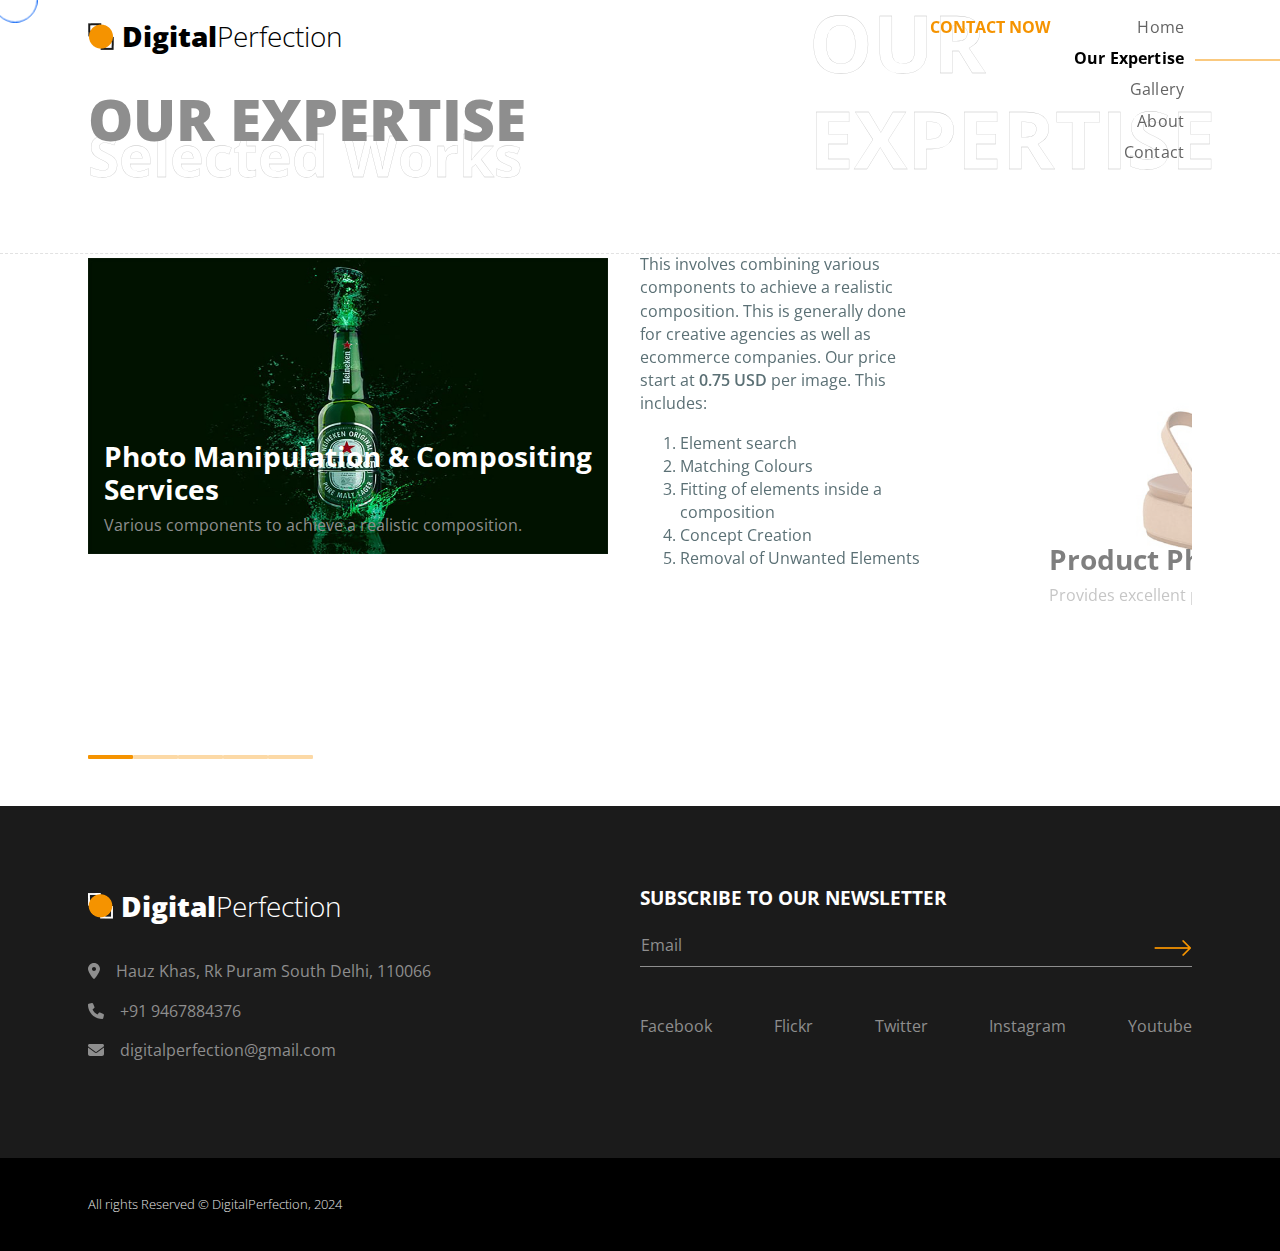
<file: portfolio.html>
<!DOCTYPE html>
<html lang="en-US" dir="ltr">

  <head>
    <meta charset="utf-8">
    <meta http-equiv="X-UA-Compatible" content="IE=edge">
    <meta name="viewport" content="width=device-width, initial-scale=1">


    <title>Our Expertise</title>

    <link rel="apple-touch-icon" sizes="180x180" href="assets/img/favicons/apple-touch-icon.png">
    <link rel="icon" type="image/png" sizes="32x32" href="assets/img/favicons/favicon-32x32.png">
    <link rel="icon" type="image/png" sizes="16x16" href="assets/img/favicons/favicon-16x16.png">
    <link rel="shortcut icon" type="image/x-icon" href="assets/img/favicons/favicon.ico">
    <link rel="manifest" href="assets/img/favicons/manifest.json">
    <meta name="msapplication-TileImage" content="assets/img/favicons/mstile-150x150.png">
    <meta name="theme-color" content="#ffffff">

    <link rel="preconnect" href="https://fonts.gstatic.com">
    <link href="https://fonts.googleapis.com/css2?family=Open+Sans:wght@300;400;500;600;700;800&amp;display=swap" rel="stylesheet">
    <link href="vendors/prism/prism.css" rel="stylesheet">
    <link href="vendors/swiper/swiper-bundle.min.css" rel="stylesheet">
    <link href="assets/css/theme.css" rel="stylesheet" />
    <!-- <link href="assets/css/user.css" rel="stylesheet" /> -->

  </head>


  <body>

    <main class="main" id="top">
      <div class="cursor-outer d-none d-md-block"></div>
      <nav class="navbar navbar-light py-3 px-0 overflow-hidden">
        <div class="container px-md-5">
          <div class="row w-100 g-0 justify-content-between">
            <div class="col-8">
              <div class="d-inline-block"><a class="navbar-brand pt-0 fs-3 text-black d-flex align-items-center" href="index.html"><img class="img-fluid" src="assets/img/icons/logo-icon.png" alt="" /><span class="fw-bolder ms-2">Digital</span><span class="fw-thin">Perfection</span></a></div>
              <div class="mt-4 d-none d-lg-block">
                <h1 class="text-uppercase fs-lg-7 fs-5 fw-bolder text-300 lh-1 position-relative z-index-0">Our Expertise</h1>
                <h1 class="d-none d-md-block fw-bolder text-outlined fs-7 text-white lh-1 mt-n4 position-relative z-index--1">Selected Works</h1>
              </div>
            </div>
            <div class="col-4 d-lg-none text-end pe-0">
              <button class="btn p-0 shadow-none text-black fs-2 d-inline-block" data-bs-toggle="offcanvas" data-bs-target="#navbarOffcanvas" aria-controls="navbarOffcanvas" aria-expanded="false" aria-label="Toggle offcanvas navigation"><span class="menu-bar"></span></button>
            </div>
            <div class="offcanvas offcanvas-end px-0" id="navbarOffcanvas" aria-labelledby="navbarOffcanvasTitle" aria-hidden="true">
              <div class="offcanvas-header justify-content-end">
                <h5 class="visually-hidden offcanvas-title" id="navbarOffcanvasTitle">Menu</h5>
                <button class="btn p-0 shadow-none text-black fs-2 d-inline text-end" type="button" data-bs-dismiss="offcanvas" aria-label="Close"><span class="menu-close-bar"></span></button>
              </div>
              <div class="offcanvas-body px-0">
                <div class="d-lg-flex flex-center-start gap-3 overflow-hidden">
                  <ul class="navbar-nav ms-auto fs-4 ps-6">
                    <li class="nav-item"><a class="nav-link d-inline-block nav-text-outlined lh-1 text-white fs-5" aria-current="page" href="index.html">Home</a></li>
                    <li class="nav-item"><a class="nav-link d-inline-block nav-text-outlined lh-1 text-white fs-5 active" aria-current="page" href="portfolio.html">Our Expertise</a></li>
                    <li class="nav-item"><a class="nav-link d-inline-block nav-text-outlined lh-1 text-white fs-5" aria-current="page" href="gallery.html">Gallery</a></li>
                    <!-- <li class="nav-item"><a class="nav-link d-inline-block nav-text-outlined lh-1 text-white fs-5" aria-current="page" href="exhibitions.html">Exhibitions</a></li> -->
                    <li class="nav-item"><a class="nav-link d-inline-block nav-text-outlined lh-1 text-white fs-5" aria-current="page" href="about.html">About</a></li>
                    <li class="nav-item"><a class="nav-link d-inline-block nav-text-outlined lh-1 text-white fs-5" aria-current="page" href="blog.html">Contact</a></li>
                  </ul>
                </div>
              </div>
            </div>
            <div class="col-4">
              <div class="d-none d-lg-flex justify-content-end position-relative z-index-1">
                <div class="position-absolute absolute-centered z-index--1">
                  <h1 class="ms-2 fw-bolder text-outlined text-uppercase text-white pe-none display-1">Our Expertise</h1>
                </div>
                <div class="d-flex gap-3 align-items-start"><a class="mb-0 ms-auto text-warning fs-0 fw-bold text-uppercase" href="blog.html#contact">Contact Now</a>
                  <ul class="navbar-nav navbar-fotogency ms-auto text-end">
                    <li class="nav-item px-2 position-relative"><a class="nav-link pt-0" aria-current="page" href="index.html">Home</a></li>
                    <li class="nav-item px-2 position-relative"><a class="nav-link pt-0 active" aria-current="page" href="portfolio.html">Our Expertise</a></li>
                    <li class="nav-item px-2 position-relative"><a class="nav-link pt-0" aria-current="page" href="gallery.html">Gallery</a></li>
                    <!-- <li class="nav-item px-2 position-relative"><a class="nav-link pt-0" aria-current="page" href="exhibitions.html">Exhibitions</a></li> -->
                    <li class="nav-item px-2 position-relative"><a class="nav-link pt-0" aria-current="page" href="about.html">About</a></li>
                    <li class="nav-item px-2 position-relative"><a class="nav-link pt-0" aria-current="page" href="blog.html">Contact</a></li>
                  </ul>
                </div>
              </div>
            </div>
          </div>
          <div class="row g-0 mt-4 d-lg-none">
            <h1 class="text-uppercase ps-0 fs-lg-7 fs-5 fw-bolder text-300 lh-1 position-relative z-index-0">Our Expertise</h1>
            <h1 class="fw-bolder text-outlined ps-0 fs-lg-7 fs-sm-6 fs-5 text-white lh-1 mt-sm-n4 mt-n3 position-relative z-index--1">Selected Works</h1>
          </div>
        </div>
      </nav>


    
      <section class="py-3">

        <div class="container-fluid px-0">
          <div class="position-absolute w-100 border-dashed-bottom opacity-25 top-5 z-index-1"></div>
          <div class="container px-md-5">
            <div class="row g-0">
              <div class="col-lg-12 pb-6 px-0 mb-lg-0">
                <div class="swiper-container swiper-theme" data-swiper='{"slidesPerView":1,"breakpoints":{"576":{"slidesPerView":1.2}},"spaceBetween":30,"grabCursor":true,"pagination":{"el":".swiper-pagination","clickable":true},"loop":true,"loopedSlides":3,"slideToClickedSlide":true}'>
                  <div class="swiper-wrapper">
                    <div class="swiper-slide">
                      <div class="row align-items-center">
                        <div class="col-xl-7">
                          <div class="position-relative">
                            <div class="position-absolute start-0 bottom-0 ms-3">
                              <h3 class="text-white">Photo Manipulation & Compositing Services</h3>
                              <p class="text-300">Various components to achieve a realistic composition.</p>
                            </div><img class="portfolio-img img-fluid" src="assets/img/portfolio/manipulation_after.jpg" alt="" />
                          </div>
                        </div>
                        <div class="col-xl-4 mt-4">
                          <p class="fs-0">This involves combining various components to achieve a realistic composition. This is generally done for creative agencies as well as ecommerce companies. Our price start at <strong> 0.75 USD </strong>per image. This includes:
                          </p>

                            <ol>
                              <li>Element search</li>
                              <li>Matching Colours</li>
                              <li>Fitting of elements inside a composition</li>
                              <li>Concept Creation</li>
                              <li>Removal of Unwanted Elements</li>
                            </ol>
                        </div>
                      </div>
                    </div>
                    <div class="swiper-slide">
                      <div class="row align-items-center">
                        <div class="col-xl-7">
                          <div class="position-relative">
                            <div class="position-absolute start-0 bottom-0 ms-3">
                              <h3 class="">Product Photo Retouching Services</h3>
                              <p class="text-300">Provides excellent product retouching services</p>
                            </div><img class="portfolio-img img-fluid" src="assets/img/portfolio/prod_after.jpg" alt="" />
                          </div>
                        </div>
                        <div class="col-xl-4 mt-4">
                          <p class="fs-0">DigitalPerfection provides excellent product retouching services to convert ordinary studio shot images into a work of art with perfect colours, no distortion and realistic shadows or reflections. We also do advance editing like creating ghost mannequins, alpha masking of complex images.Our price starts at <strong> 0.25 USD</strong> Per Image.Product Retouching includes:</p>
                          <ol>
                            <li>Background Removal</li>
                            <li>Creating realistic reflection and shadows</li>
                            <li>Cleaning of dust, fingerprints etc</li>
                            <li>Product alignment and fitting</li>
                            <li>Color Correction</li>
                            <li>Ghost Mannequin Creation</li>
                          </ol>
                        </div>
                      </div>
                    </div>
                    <div class="swiper-slide">
                      <div class="row align-items-center">
                        <div class="col-xl-7">
                          <div class="position-relative">
                            <div class="position-absolute start-0 bottom-0 ms-3">
                              <h3 class="">
                                Clipping Path Services</h3>
                              <p class="text-300">Clipping Paths Services are a most essential for any type of e-commerce busines</p>
                            </div><img class="portfolio-img img-fluid" src="assets/img/portfolio/clipping_after.jpg" alt="" />
                          </div>
                        </div>
                        <div class="col-xl-4 mt-4">
                          <p class="fs-0">Clipping is like taking a scissor and cutting out your favourite celebrity out of a newspaper or magazine. We clip thousands of images every month and do it much cleaner and quicker using various photoshop tools and clipping path experts at DigitalPerfection. Clipping Paths Services are a most essential for any type of e-commerce business as well as publishing houses and photographers.Price starts at <strong> 0.10 USD</strong> Per Image. This includes:</p>
                          <ol>
                            <li>Alpha Masking</li>
                            <li>High Volume Clipping Paths</li>
                            <li>Multiple paths creation in a single image</li>
                            <li>Complex masking</li>
                          </ol>
                        </div>
                      </div>
                    </div>

                    <div class="swiper-slide">
                      <div class="row align-items-center">
                        <div class="col-xl-7">
                          <div class="position-relative">
                            <div class="position-absolute start-0 bottom-0 ms-3">
                              <h3 class="text-white">Fashion Photo Retouching Services</h3>
                              <p class="text-300">realistic and spectacular results on their images.</p>
                            </div><img class="portfolio-img img-fluid" src="assets/img/portfolio/fashion_after.jpg" alt="" />
                          </div>
                        </div>
                        <div class="col-xl-4 mt-4">
                          <p class="fs-0">Don’t overdo things. That’s the first and the last rule when it comes to Fashion Photo Retouching. And we follow it very sincerely. We work for various Fashion Photographers and studios giving them both realistic and spectacular results on their images. The results are flawless.Price starts at <strong> 0.50 USD </strong>Per Image. This includes:
                          </p>

                            <ol>
                              <li>Skin Smoothening</li>
                              <li>Removal of Blemishes and Stray Hair</li>
                              <li>Slimming</li>
                              <li>Facial and Body Contouring</li>
                              <li>Colour Correction</li>
                            </ol>
                        </div>
                      </div>
                    </div>
                    <div class="swiper-slide">
                      <div class="row align-items-center">
                        <div class="col-xl-7">
                          <div class="position-relative">
                            <div class="position-absolute start-0 bottom-0 ms-3">
                              <h3 class="">
                                Real Estate Photo Retouching Services</h3>
                              <p class="text-300">Understand the importance of appealing and realistic images of their property.</p>
                            </div><img class="portfolio-img img-fluid" src="assets/img/portfolio/real_after.jpg" alt="" />
                          </div>
                        </div>
                        <div class="col-xl-4 mt-4">
                          <p class="fs-0">People in the real estate business will understand the importance of appealing and realistic images of their property. Free from any blur or distortion, without wires dangling from the ceilings or wrinkled sofa covers. Everything needs to be perfect with good colour tones and crisp quality of the image. Ourpricestarts at 0.50 USD Per Image.Real Estate Photo Retouching Includes:
                          </p>

                            <ol>
                              <li>Correcting Camera Distortion</li>
                              <li>Removal of Unwanted Elements</li>
                              <li>Color Correction</li>
                              <li>Multi Image Merging for HDR effect</li>
                              <li>Compositing external elements into an image</li>
                            </ol>
                        </div>
                      </div>
                    </div>

                  </div>
                </div>
                <div class="swiper-theme swiper-pagination d-flex mt-4"></div>
              </div>
            </div>
          </div>
        </div>


      </section>



    </main>

    <footer class="bg-footer-black" id="footer">
      <div class="container py-7 px-md-5">
        <div class="row g-0">
          <div class="col-md-6 mb-5 mb-md-0">
            <div class="mb-4 d-inline-block"><a class="navbar-brand pt-0 fs-3 text-white d-flex align-items-center" href="index.html"><img class="img-fluid" src="assets/img/icons/dark-logo-icon.png" alt="" width="25" height="25" /><span class="fw-bolder ms-2">Digital</span><span class="fw-thin">Perfection</span></a></div>
            <div class="col-12 col-md-10 text-300 mb-3"><i class="fas fa-map-marker-alt"></i><a class="nav-link text-300 d-inline" href="https://www.google.com/maps/place/2109+WS+09+Oxford+Rd+%23127+ParkVilla+Hills,+">Hauz Khas, Rk Puram South Delhi, 110066</a></div>
            <div class="col-12 col-md-10 text-300 mb-3"><i class="fas fa-phone"></i><a class="nav-link text-300 d-inline" href="tel:+919467884376">+91 9467884376</a></div>
            <div class="col-12 col-md-10 text-300 mb-3"><i class="fas fa-envelope"></i><a class="nav-link text-300 d-inline" href="mailto:digitalperfection@gmail.com">digitalperfection@gmail.com</a></div>
          </div>
          <div class="col-md-6">
            <h5 class="text-white mb-2">SUBSCRIBE TO OUR NEWSLETTER</h5>
            <form>
              <div class="form-floating mb-5 position-relative text-200">
                <input class="form-control form-fotogency-header-control text-200" id="email" type="email" placeholder="name@example.com" required="required" />
                <label class="text-300 mb-1" for="email">Email</label>
                <div class="position-absolute end-0 top-0">
                  <button class="btn shadow-none px-0" type="submit"><img class="ms-3" src="assets/img/icons/long-arrow.png" alt="" /></button>
                </div>
              </div>
            </form>
            <div class="d-flex gap-2 flex-wrap justify-content-between align-items-center"><a class="social-icons" href="https://www.facebook.com/" target="_blank">Facebook</a><a class="social-icons" href="https://www.flickr.com/photos/" target="_blank">Flickr</a><a class="social-icons" href="https://twitter.com/" target="_blank">Twitter</a><a class="social-icons" href="https://www.instagram.com/" target="_blank">Instagram</a><a class="social-icons" href="https://www.youtube.com/" target="_blank">Youtube</a>
            </div>
          </div>
        </div> 
      </div>
    </footer>

    <section class="bg-black py-0">

      <div class="container px-md-5">
        <div class="row g-0 justify-content-md-between justify-content-evenly py-4">
          <div class="col-12 col-sm-8 col-md-6 col-lg-auto text-center text-md-start">
            <p class="fs--1 my-2 fw-light text-100">All rights Reserved &copy; DigitalPerfection, 2024</p>
          </div>
          <div class="col-12 col-sm-8 col-md-6">
          </div>
        </div>
      </div>
     

    </section>

    




    <script src="vendors/popper/popper.min.js"></script>
    <script src="vendors/bootstrap/bootstrap.min.js"></script>
    <script src="vendors/anchorjs/anchor.min.js"></script>
    <script src="vendors/is/is.min.js"></script>
    <script src="vendors/fontawesome/all.min.js"></script>
    <script src="vendors/lodash/lodash.min.js"></script>
    <script src="https://polyfill.io/v3/polyfill.min.js?features=window.scroll"></script>
    <script src="vendors/prism/prism.js"></script>
    <script src="vendors/swiper/swiper-bundle.min.js"></script>
    <script src="assets/js/theme.js"></script>

  </body>

</html>
</file>
<file: vendors/prism/prism.css>
/**
 * prism.js default theme for JavaScript, CSS and HTML
 * Based on dabblet (http://dabblet.com)
 * @author Lea Verou
 */

code[class*="language-"],
pre[class*="language-"] {
	color: black;
	background: none;
	text-shadow: 0 1px white;
	font-family: Consolas, Monaco, 'Andale Mono', 'Ubuntu Mono', monospace;
	font-size: 1em;
	text-align: left;
	white-space: pre;
	word-spacing: normal;
	word-break: normal;
	word-wrap: normal;
	line-height: 1.5;

	-moz-tab-size: 4;
	-o-tab-size: 4;
	tab-size: 4;

	-webkit-hyphens: none;
	-moz-hyphens: none;
	-ms-hyphens: none;
	hyphens: none;
}

pre[class*="language-"]::-moz-selection, pre[class*="language-"] ::-moz-selection,
code[class*="language-"]::-moz-selection, code[class*="language-"] ::-moz-selection {
	text-shadow: none;
	background: #b3d4fc;
}

pre[class*="language-"]::selection, pre[class*="language-"] ::selection,
code[class*="language-"]::selection, code[class*="language-"] ::selection {
	text-shadow: none;
	background: #b3d4fc;
}

@media print {
	code[class*="language-"],
	pre[class*="language-"] {
		text-shadow: none;
	}
}

/* Code blocks */
pre[class*="language-"] {
	padding: 1em;
	margin: .5em 0;
	overflow: auto;
}

:not(pre) > code[class*="language-"],
pre[class*="language-"] {
	background: #f5f2f0;
}

/* Inline code */
:not(pre) > code[class*="language-"] {
	padding: .1em;
	border-radius: .3em;
	white-space: normal;
}

.token.comment,
.token.prolog,
.token.doctype,
.token.cdata {
	color: slategray;
}

.token.punctuation {
	color: #999;
}

.token.namespace {
	opacity: .7;
}

.token.property,
.token.tag,
.token.boolean,
.token.number,
.token.constant,
.token.symbol,
.token.deleted {
	color: #905;
}

.token.selector,
.token.attr-name,
.token.string,
.token.char,
.token.builtin,
.token.inserted {
	color: #690;
}

.token.operator,
.token.entity,
.token.url,
.language-css .token.string,
.style .token.string {
	color: #9a6e3a;
	/* This background color was intended by the author of this theme. */
	background: hsla(0, 0%, 100%, .5);
}

.token.atrule,
.token.attr-value,
.token.keyword {
	color: #07a;
}

.token.function,
.token.class-name {
	color: #DD4A68;
}

.token.regex,
.token.important,
.token.variable {
	color: #e90;
}

.token.important,
.token.bold {
	font-weight: bold;
}
.token.italic {
	font-style: italic;
}

.token.entity {
	cursor: help;
}
</file>
